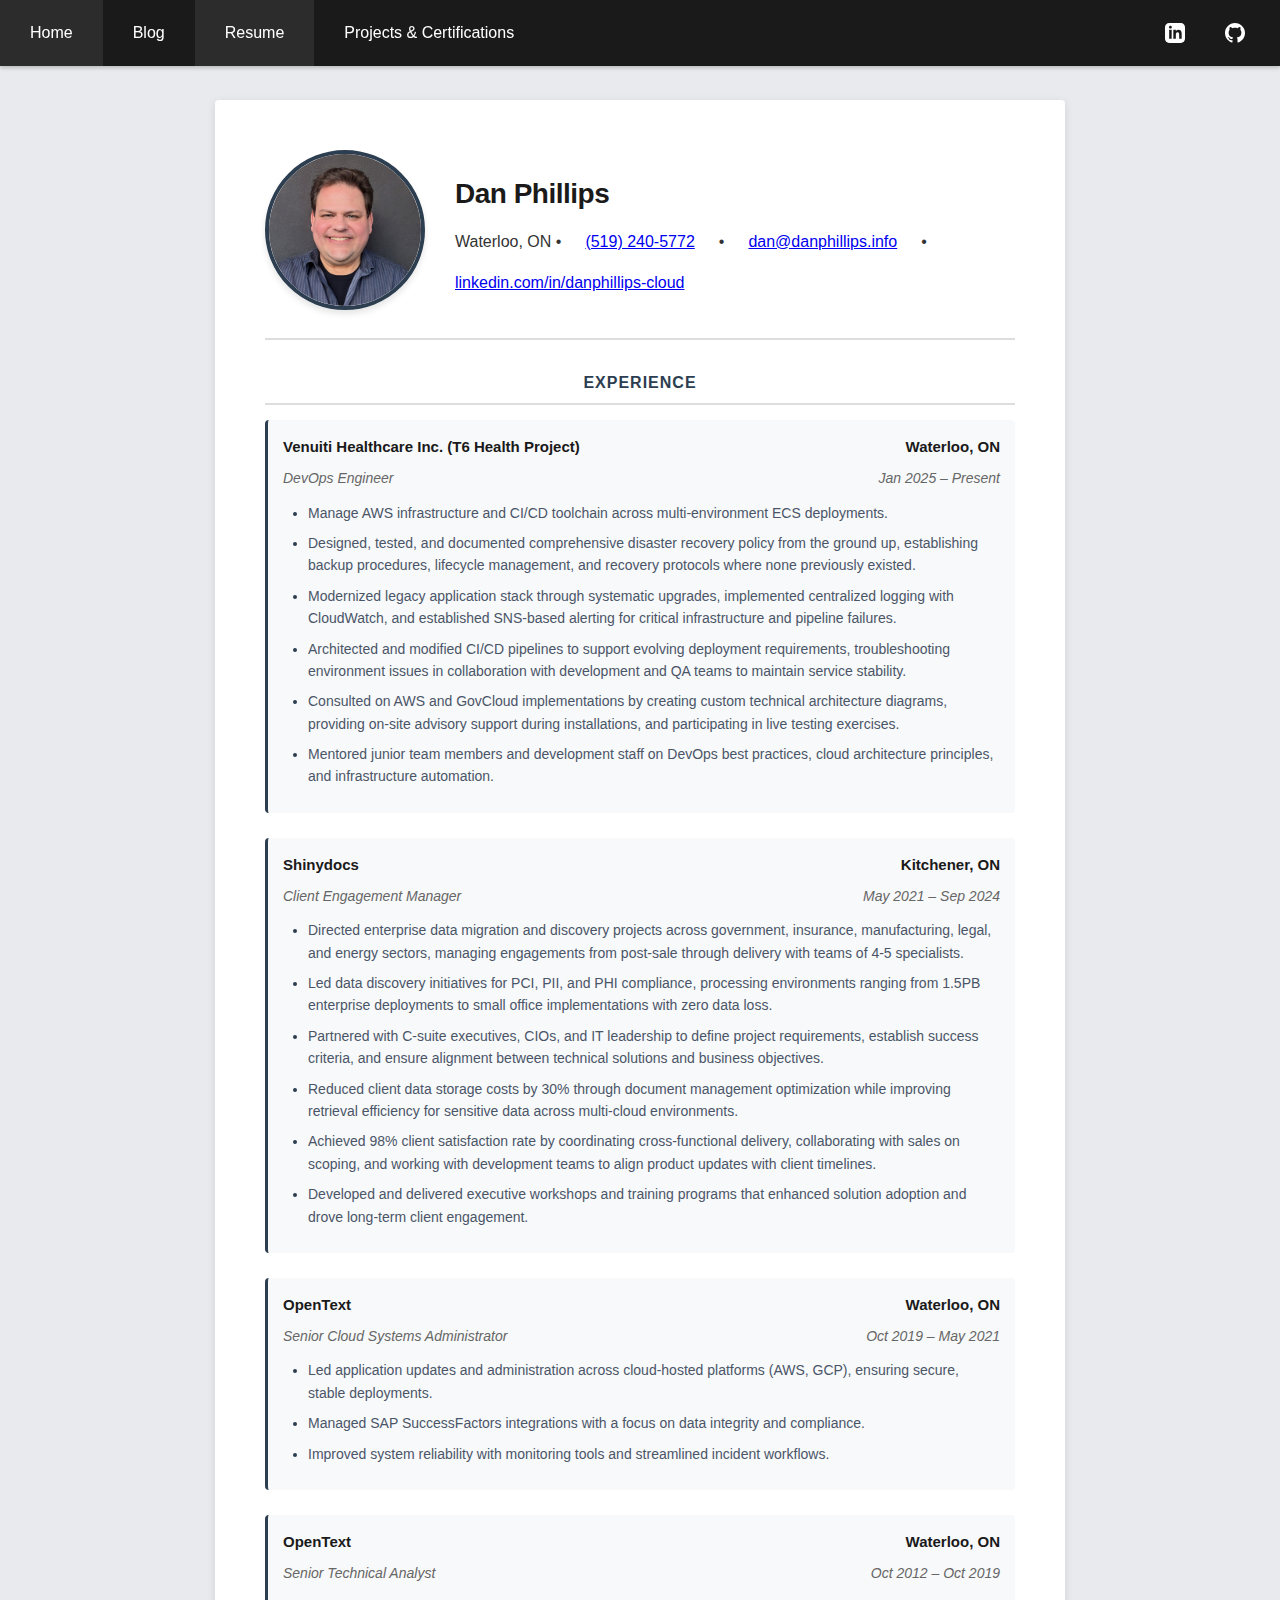
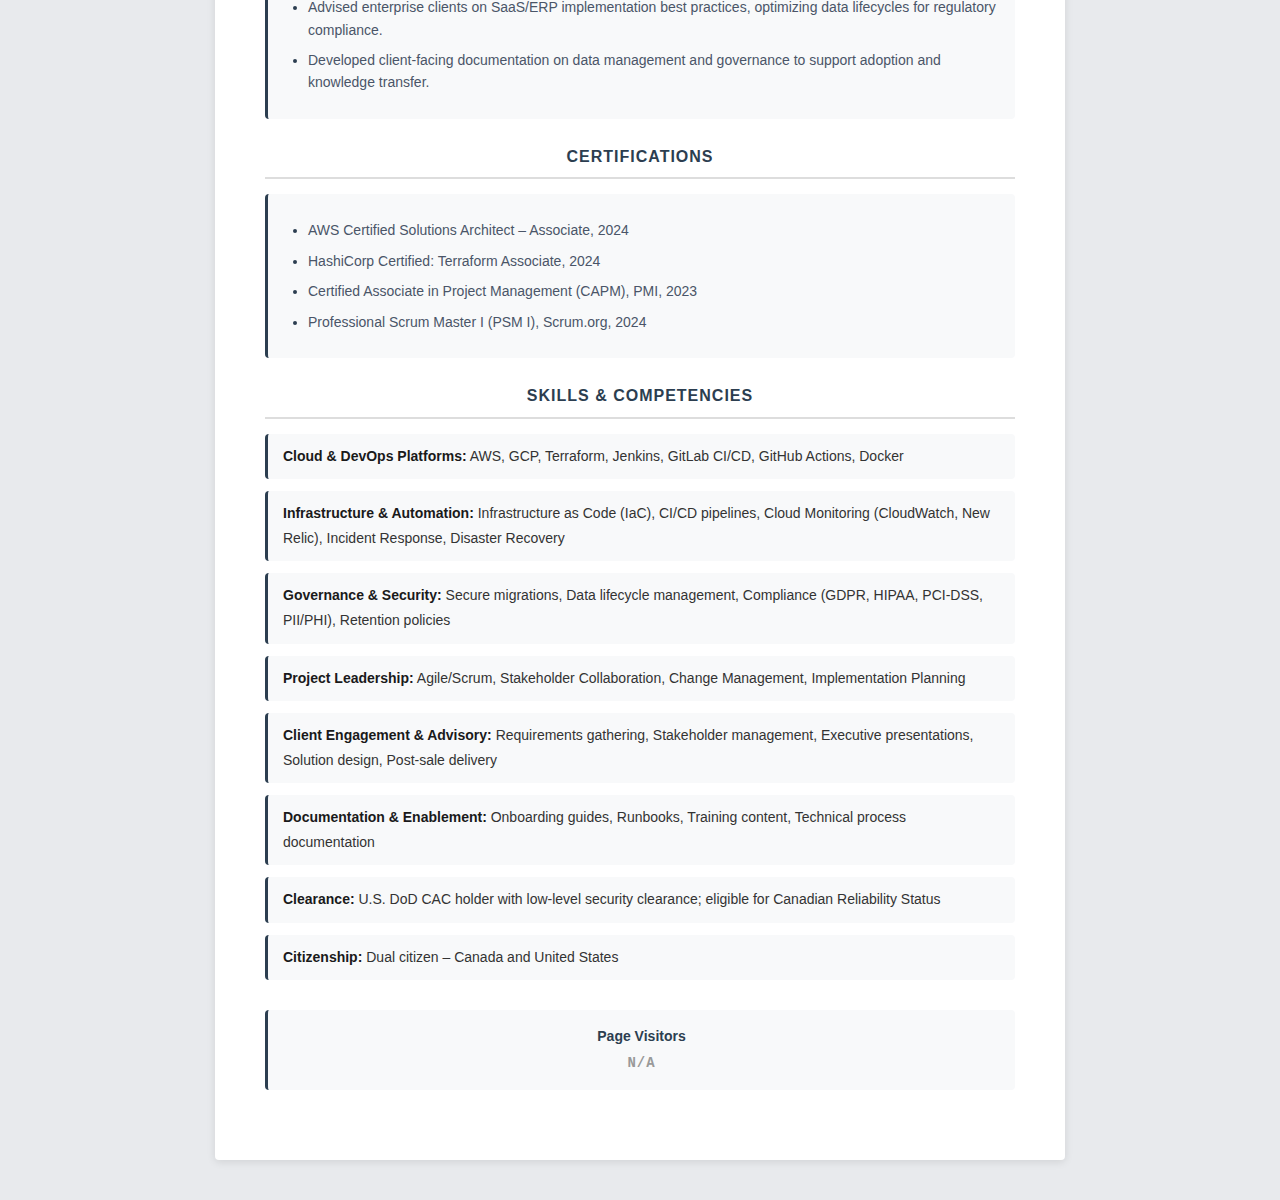
<file: frontend/public/index.html>
<!DOCTYPE html>
<html lang="en">
<head>
    <meta charset="UTF-8">
    <meta name="viewport" content="width=device-width, initial-scale=1.0">
    <title>Dan Phillips - Resume</title>
    <link rel="stylesheet" href="assets/styles.css">
</head>
<body>
    <nav class="nav-bar">
        <div class="nav-left">
            <a href="/">Home</a>
            <a href="/blog">Blog</a>
            <a href="/resume" class="active">Resume</a>
            <a href="/projects">Projects & Certifications</a>
        </div>
        <div class="nav-right">
            <a href="https://linkedin.com/in/danphillips-cloud" target="_blank" aria-label="LinkedIn">
                <svg width="20" height="20" viewBox="0 0 24 24" fill="currentColor">
                    <path d="M19 0h-14c-2.761 0-5 2.239-5 5v14c0 2.761 2.239 5 5 5h14c2.762 0 5-2.239 5-5v-14c0-2.761-2.238-5-5-5zm-11 19h-3v-11h3v11zm-1.5-12.268c-.966 0-1.75-.79-1.75-1.764s.784-1.764 1.75-1.764 1.75.79 1.75 1.764-.783 1.764-1.75 1.764zm13.5 12.268h-3v-5.604c0-3.368-4-3.113-4 0v5.604h-3v-11h3v1.765c1.396-2.586 7-2.777 7 2.476v6.759z"/>
                </svg>
            </a>
            <a href="https://github.com/danphillips-cloud" target="_blank" aria-label="GitHub">
                <svg width="20" height="20" viewBox="0 0 24 24" fill="currentColor">
                    <path d="M12 0c-6.626 0-12 5.373-12 12 0 5.302 3.438 9.8 8.207 11.387.599.111.793-.261.793-.577v-2.234c-3.338.726-4.033-1.416-4.033-1.416-.546-1.387-1.333-1.756-1.333-1.756-1.089-.745.083-.729.083-.729 1.205.084 1.839 1.237 1.839 1.237 1.07 1.834 2.807 1.304 3.492.997.107-.775.418-1.305.762-1.604-2.665-.305-5.467-1.334-5.467-5.931 0-1.311.469-2.381 1.236-3.221-.124-.303-.535-1.524.117-3.176 0 0 1.008-.322 3.301 1.23.957-.266 1.983-.399 3.003-.404 1.02.005 2.047.138 3.006.404 2.291-1.552 3.297-1.23 3.297-1.23.653 1.653.242 2.874.118 3.176.77.84 1.235 1.911 1.235 3.221 0 4.609-2.807 5.624-5.479 5.921.43.372.823 1.102.823 2.222v3.293c0 .319.192.694.801.576 4.765-1.589 8.199-6.086 8.199-11.386 0-6.627-5.373-12-12-12z"/>
                </svg>
            </a>
        </div>
    </nav>

    <div class="profile-header">
        <div class="profile-image-container">
            <img src="assets/images/Profile_2024.jpg" alt="Dan Phillips" class="profile-image">
</div>
        <div class="profile-info">
            <h1>Dan Phillips</h1>
            <div class="contact">Waterloo, ON • <a href="tel:15192405772">(519) 240-5772</a> • <a href="mailto:dan@danphillips.info">dan@danphillips.info</a> • <a href="https://www.linkedin.com/in/danphillips-cloud">linkedin.com/in/danphillips-cloud</a></div>
        </div>
    </div>

    <h2>Experience</h2>

    <div class="section">
        <div class="header">
            <span>Venuiti Healthcare Inc. (T6 Health Project)</span>
            <span>Waterloo, ON</span>
        </div>
        <div class="subheader">
            <span>DevOps Engineer</span>
            <span>Jan 2025 – Present</span>
        </div>
        <ul>
            <li>Manage AWS infrastructure and CI/CD toolchain across multi-environment ECS deployments.</li>
            <li>Designed, tested, and documented comprehensive disaster recovery policy from the ground up, establishing backup procedures, lifecycle management, and recovery protocols where none previously existed.</li>
            <li>Modernized legacy application stack through systematic upgrades, implemented centralized logging with CloudWatch, and established SNS-based alerting for critical infrastructure and pipeline failures.</li>
            <li>Architected and modified CI/CD pipelines to support evolving deployment requirements, troubleshooting environment issues in collaboration with development and QA teams to maintain service stability.</li>
            <li>Consulted on AWS and GovCloud implementations by creating custom technical architecture diagrams, providing on-site advisory support during installations, and participating in live testing exercises.</li>
            <li>Mentored junior team members and development staff on DevOps best practices, cloud architecture principles, and infrastructure automation.</li>
        </ul>
    </div>

    <div class="section">
        <div class="header">
            <span>Shinydocs</span>
            <span>Kitchener, ON</span>
        </div>
        <div class="subheader">
            <span>Client Engagement Manager</span>
            <span>May 2021 – Sep 2024</span>
        </div>
        <ul>
            <li>Directed enterprise data migration and discovery projects across government, insurance, manufacturing, legal, and energy sectors, managing engagements from post-sale through delivery with teams of 4-5 specialists.</li>
            <li>Led data discovery initiatives for PCI, PII, and PHI compliance, processing environments ranging from 1.5PB enterprise deployments to small office implementations with zero data loss.</li>
            <li>Partnered with C-suite executives, CIOs, and IT leadership to define project requirements, establish success criteria, and ensure alignment between technical solutions and business objectives.</li>
            <li>Reduced client data storage costs by 30% through document management optimization while improving retrieval efficiency for sensitive data across multi-cloud environments.</li>
            <li>Achieved 98% client satisfaction rate by coordinating cross-functional delivery, collaborating with sales on scoping, and working with development teams to align product updates with client timelines.</li>
            <li>Developed and delivered executive workshops and training programs that enhanced solution adoption and drove long-term client engagement.</li>
        </ul>
    </div>

    <div class="section">
        <div class="header">
            <span>OpenText</span>
            <span>Waterloo, ON</span>
        </div>
        <div class="subheader">
            <span>Senior Cloud Systems Administrator</span>
            <span>Oct 2019 – May 2021</span>
        </div>
        <ul>
            <li>Led application updates and administration across cloud-hosted platforms (AWS, GCP), ensuring secure, stable deployments.</li>
            <li>Managed SAP SuccessFactors integrations with a focus on data integrity and compliance.</li>
            <li>Improved system reliability with monitoring tools and streamlined incident workflows.</li>
        </ul>
    </div>

    <div class="section">
        <div class="header">
            <span>OpenText</span>
            <span>Waterloo, ON</span>
        </div>
        <div class="subheader">
            <span>Senior Technical Analyst</span>
            <span>Oct 2012 – Oct 2019</span>
        </div>
        <ul>
            <li>Advised enterprise clients on SaaS/ERP implementation best practices, optimizing data lifecycles for regulatory compliance.</li>
            <li>Developed client-facing documentation on data management and governance to support adoption and knowledge transfer.</li>
        </ul>
    </div>

    <h2>Certifications</h2>
    
    <div class="section">
       <ul>
            <li>AWS Certified Solutions Architect – Associate, 2024</li>
            <li>HashiCorp Certified: Terraform Associate, 2024</li>
            <li>Certified Associate in Project Management (CAPM), PMI, 2023</li>
            <li>Professional Scrum Master I (PSM I), Scrum.org, 2024</li>
        </ul>
    </div>

    <h2>Skills & Competencies</h2>

    <div class="skills"><strong>Cloud & DevOps Platforms:</strong> AWS, GCP, Terraform, Jenkins, GitLab CI/CD, GitHub Actions, Docker</div>
    <div class="skills"><strong>Infrastructure & Automation:</strong> Infrastructure as Code (IaC), CI/CD pipelines, Cloud Monitoring (CloudWatch, New Relic), Incident Response, Disaster Recovery</div>
    <div class="skills"><strong>Governance & Security:</strong> Secure migrations, Data lifecycle management, Compliance (GDPR, HIPAA, PCI-DSS, PII/PHI), Retention policies</div>
    <div class="skills"><strong>Project Leadership:</strong> Agile/Scrum, Stakeholder Collaboration, Change Management, Implementation Planning</div>
    <div class="skills"><strong>Client Engagement & Advisory:</strong> Requirements gathering, Stakeholder management, Executive presentations, Solution design, Post-sale delivery</div>
    <div class="skills"><strong>Documentation & Enablement:</strong> Onboarding guides, Runbooks, Training content, Technical process documentation</div>
    <div class="skills"><strong>Clearance:</strong> U.S. DoD CAC holder with low-level security clearance; eligible for Canadian Reliability Status</div>
    <div class="skills"><strong>Citizenship:</strong> Dual citizen – Canada and United States</div>

    <!-- Visitor Counter -->
    <div class="visitor-counter-container">
        <div class="visitor-counter-label">Page Visitors</div>
        <div id="visitor-count" class="visitor-count">Loading...</div>
    </div>

    <!-- Visitor Counter Script -->
    <script src="assets/visitor-counter.js"></script>
</body>
</html>
</file>
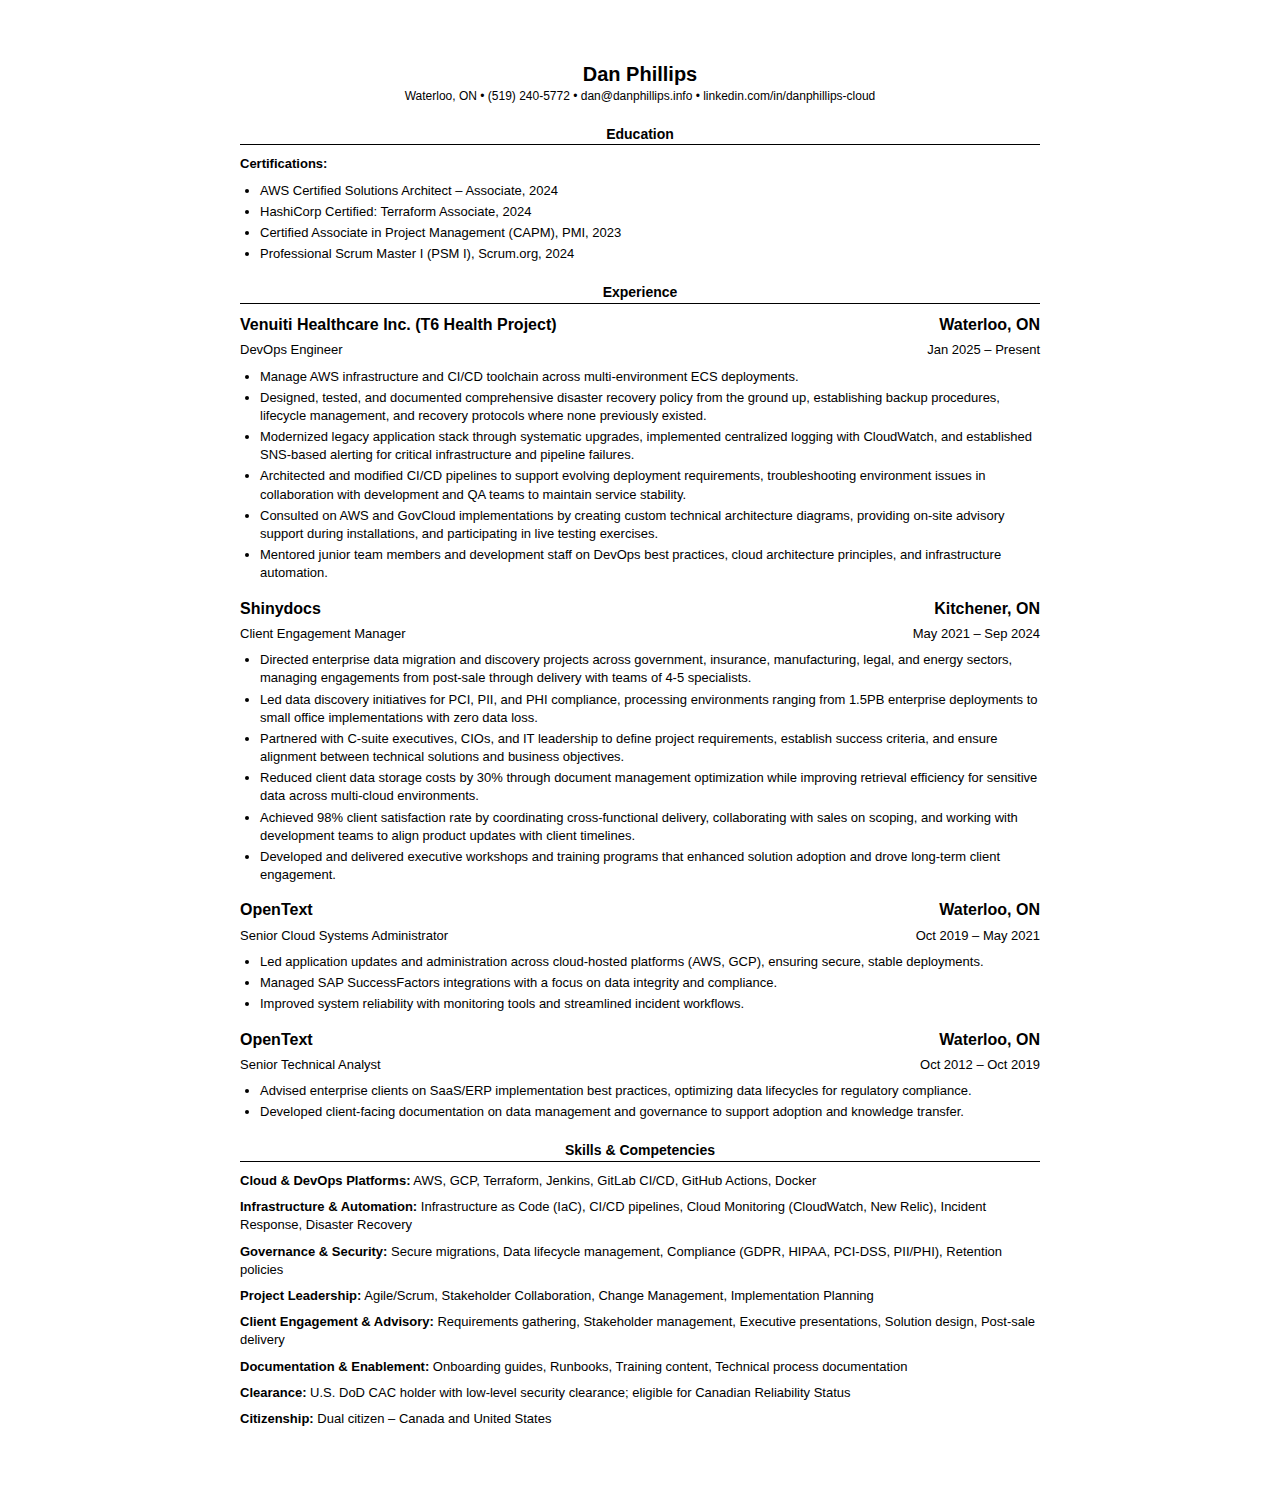
<file: frontend/docs/nov-23-2025-claude-resume-minimal.html>
<!DOCTYPE html>
<html lang="en">
<head>
    <meta charset="UTF-8">
    <meta name="viewport" content="width=device-width, initial-scale=1.0">
    <title>Dan Phillips - Resume</title>
    <style>
        body { font-family: Arial, sans-serif; max-width: 800px; margin: 40px auto; padding: 20px; line-height: 1.4; }
        h1 { text-align: center; font-size: 20px; margin: 0; }
        .contact { text-align: center; font-size: 12px; margin-bottom: 20px; }
        h2 { font-size: 14px; text-align: center; border-bottom: 1px solid black; margin: 20px 0 10px 0; }
        .section { margin-bottom: 15px; }
        .header { display: flex; justify-content: space-between; font-weight: bold; margin-bottom: 5px; }
        .subheader { display: flex; justify-content: space-between; font-size: 13px; margin-bottom: 8px; }
        ul { margin: 5px 0; padding-left: 20px; }
        li { margin-bottom: 3px; font-size: 13px; }
        .skills { font-size: 13px; margin-bottom: 8px; }
    </style>
</head>
<body>
    <h1>Dan Phillips</h1>
    <div class="contact">Waterloo, ON • (519) 240-5772 • dan@danphillips.info • linkedin.com/in/danphillips-cloud</div>

    <h2>Education</h2>
    
    <div class="section">
        <div class="skills"><strong>Certifications:</strong></div>
        <ul>
            <li>AWS Certified Solutions Architect – Associate, 2024</li>
            <li>HashiCorp Certified: Terraform Associate, 2024</li>
            <li>Certified Associate in Project Management (CAPM), PMI, 2023</li>
            <li>Professional Scrum Master I (PSM I), Scrum.org, 2024</li>
        </ul>
    </div>

    <h2>Experience</h2>

    <div class="section">
        <div class="header">
            <span>Venuiti Healthcare Inc. (T6 Health Project)</span>
            <span>Waterloo, ON</span>
        </div>
        <div class="subheader">
            <span>DevOps Engineer</span>
            <span>Jan 2025 – Present</span>
        </div>
        <ul>
            <li>Manage AWS infrastructure and CI/CD toolchain across multi-environment ECS deployments.</li>
            <li>Designed, tested, and documented comprehensive disaster recovery policy from the ground up, establishing backup procedures, lifecycle management, and recovery protocols where none previously existed.</li>
            <li>Modernized legacy application stack through systematic upgrades, implemented centralized logging with CloudWatch, and established SNS-based alerting for critical infrastructure and pipeline failures.</li>
            <li>Architected and modified CI/CD pipelines to support evolving deployment requirements, troubleshooting environment issues in collaboration with development and QA teams to maintain service stability.</li>
            <li>Consulted on AWS and GovCloud implementations by creating custom technical architecture diagrams, providing on-site advisory support during installations, and participating in live testing exercises.</li>
            <li>Mentored junior team members and development staff on DevOps best practices, cloud architecture principles, and infrastructure automation.</li>
        </ul>
    </div>

    <div class="section">
        <div class="header">
            <span>Shinydocs</span>
            <span>Kitchener, ON</span>
        </div>
        <div class="subheader">
            <span>Client Engagement Manager</span>
            <span>May 2021 – Sep 2024</span>
        </div>
        <ul>
            <li>Directed enterprise data migration and discovery projects across government, insurance, manufacturing, legal, and energy sectors, managing engagements from post-sale through delivery with teams of 4-5 specialists.</li>
            <li>Led data discovery initiatives for PCI, PII, and PHI compliance, processing environments ranging from 1.5PB enterprise deployments to small office implementations with zero data loss.</li>
            <li>Partnered with C-suite executives, CIOs, and IT leadership to define project requirements, establish success criteria, and ensure alignment between technical solutions and business objectives.</li>
            <li>Reduced client data storage costs by 30% through document management optimization while improving retrieval efficiency for sensitive data across multi-cloud environments.</li>
            <li>Achieved 98% client satisfaction rate by coordinating cross-functional delivery, collaborating with sales on scoping, and working with development teams to align product updates with client timelines.</li>
            <li>Developed and delivered executive workshops and training programs that enhanced solution adoption and drove long-term client engagement.</li>
        </ul>
    </div>

    <div class="section">
        <div class="header">
            <span>OpenText</span>
            <span>Waterloo, ON</span>
        </div>
        <div class="subheader">
            <span>Senior Cloud Systems Administrator</span>
            <span>Oct 2019 – May 2021</span>
        </div>
        <ul>
            <li>Led application updates and administration across cloud-hosted platforms (AWS, GCP), ensuring secure, stable deployments.</li>
            <li>Managed SAP SuccessFactors integrations with a focus on data integrity and compliance.</li>
            <li>Improved system reliability with monitoring tools and streamlined incident workflows.</li>
        </ul>
    </div>

    <div class="section">
        <div class="header">
            <span>OpenText</span>
            <span>Waterloo, ON</span>
        </div>
        <div class="subheader">
            <span>Senior Technical Analyst</span>
            <span>Oct 2012 – Oct 2019</span>
        </div>
        <ul>
            <li>Advised enterprise clients on SaaS/ERP implementation best practices, optimizing data lifecycles for regulatory compliance.</li>
            <li>Developed client-facing documentation on data management and governance to support adoption and knowledge transfer.</li>
        </ul>
    </div>

    <h2>Skills & Competencies</h2>

    <div class="skills"><strong>Cloud & DevOps Platforms:</strong> AWS, GCP, Terraform, Jenkins, GitLab CI/CD, GitHub Actions, Docker</div>
    <div class="skills"><strong>Infrastructure & Automation:</strong> Infrastructure as Code (IaC), CI/CD pipelines, Cloud Monitoring (CloudWatch, New Relic), Incident Response, Disaster Recovery</div>
    <div class="skills"><strong>Governance & Security:</strong> Secure migrations, Data lifecycle management, Compliance (GDPR, HIPAA, PCI-DSS, PII/PHI), Retention policies</div>
    <div class="skills"><strong>Project Leadership:</strong> Agile/Scrum, Stakeholder Collaboration, Change Management, Implementation Planning</div>
    <div class="skills"><strong>Client Engagement & Advisory:</strong> Requirements gathering, Stakeholder management, Executive presentations, Solution design, Post-sale delivery</div>
    <div class="skills"><strong>Documentation & Enablement:</strong> Onboarding guides, Runbooks, Training content, Technical process documentation</div>
    <div class="skills"><strong>Clearance:</strong> U.S. DoD CAC holder with low-level security clearance; eligible for Canadian Reliability Status</div>
    <div class="skills"><strong>Citizenship:</strong> Dual citizen – Canada and United States</div>

</body>
</html>
</file>
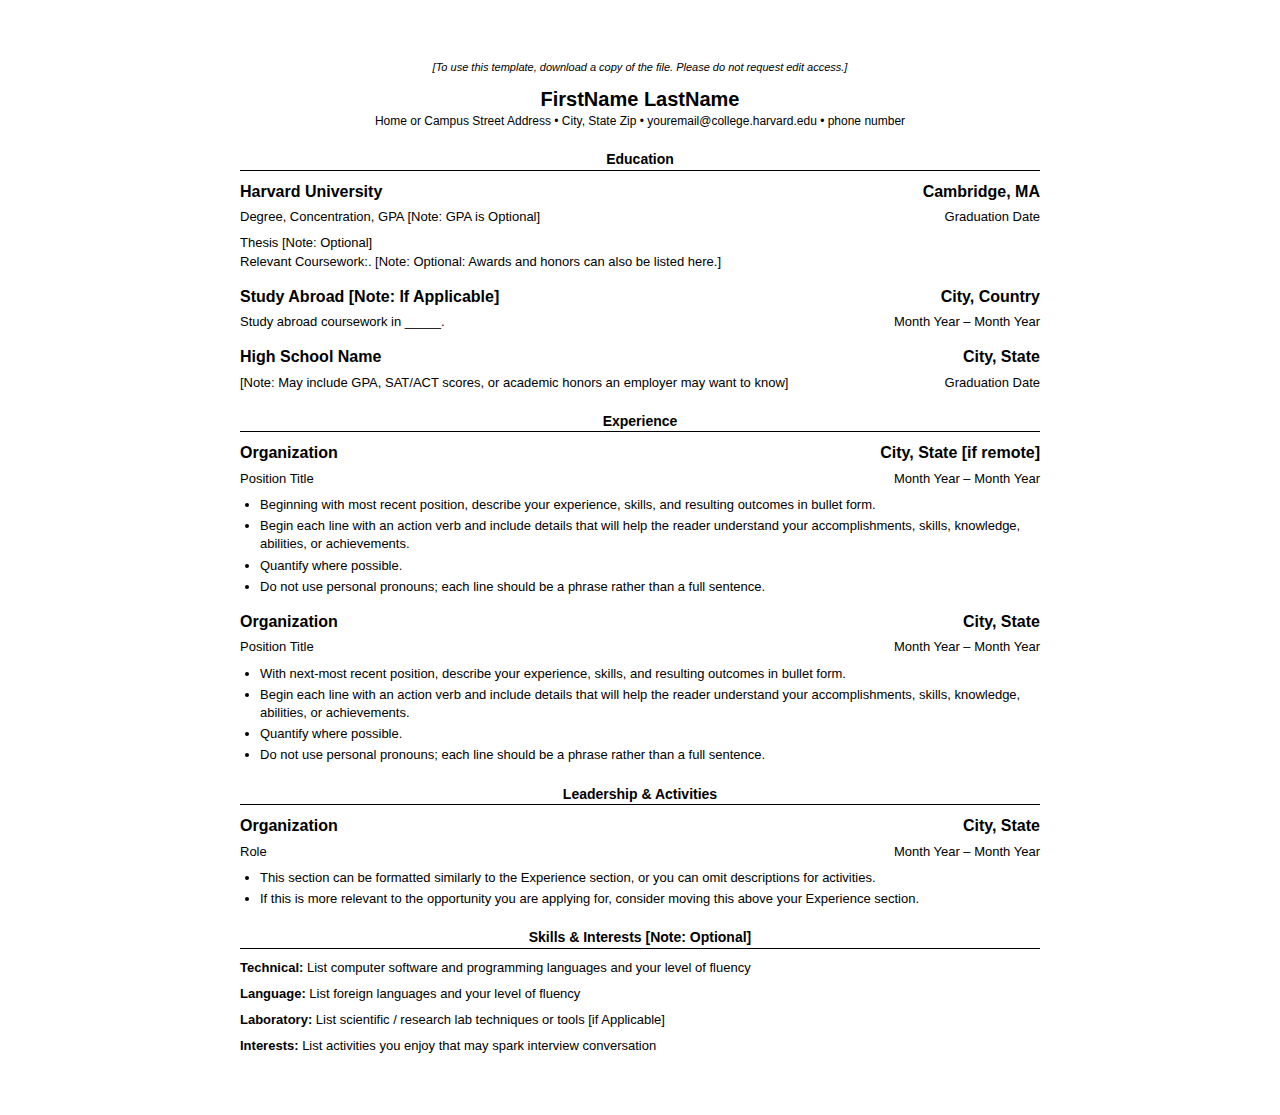
<file: frontend/docs/nov-23-2025-resume-minimal.html>
<!DOCTYPE html>
<html lang="en">
<head>
    <meta charset="UTF-8">
    <meta name="viewport" content="width=device-width, initial-scale=1.0">
    <title>Resume</title>
    <style>
        body { font-family: Arial, sans-serif; max-width: 800px; margin: 40px auto; padding: 20px; line-height: 1.4; }
        h1 { text-align: center; font-size: 20px; margin: 0; }
        .contact { text-align: center; font-size: 12px; margin-bottom: 20px; }
        h2 { font-size: 14px; text-align: center; border-bottom: 1px solid black; margin: 20px 0 10px 0; }
        .section { margin-bottom: 15px; }
        .header { display: flex; justify-content: space-between; font-weight: bold; margin-bottom: 5px; }
        .subheader { display: flex; justify-content: space-between; font-size: 13px; margin-bottom: 8px; }
        ul { margin: 5px 0; padding-left: 20px; }
        li { margin-bottom: 3px; font-size: 13px; }
        .note { text-align: center; font-style: italic; font-size: 11px; margin-bottom: 10px; }
    </style>
</head>
<body>
    <div class="note">[To use this template, download a copy of the file. Please do not request edit access.]</div>
    
    <h1>FirstName LastName</h1>
    <div class="contact">Home or Campus Street Address • City, State Zip • youremail@college.harvard.edu • phone number</div>

    <h2>Education</h2>
    
    <div class="section">
        <div class="header">
            <span>Harvard University</span>
            <span>Cambridge, MA</span>
        </div>
        <div class="subheader">
            <span>Degree, Concentration, GPA [Note: GPA is Optional]</span>
            <span>Graduation Date</span>
        </div>
        <div style="font-size: 13px;">Thesis [Note: Optional]</div>
        <div style="font-size: 13px;">Relevant Coursework:. [Note: Optional: Awards and honors can also be listed here.]</div>
    </div>

    <div class="section">
        <div class="header">
            <span>Study Abroad [Note: If Applicable]</span>
            <span>City, Country</span>
        </div>
        <div class="subheader">
            <span>Study abroad coursework in _____.</span>
            <span>Month Year – Month Year</span>
        </div>
    </div>

    <div class="section">
        <div class="header">
            <span>High School Name</span>
            <span>City, State</span>
        </div>
        <div class="subheader">
            <span>[Note: May include GPA, SAT/ACT scores, or academic honors an employer may want to know]</span>
            <span>Graduation Date</span>
        </div>
    </div>

    <h2>Experience</h2>

    <div class="section">
        <div class="header">
            <span>Organization</span>
            <span>City, State [if remote]</span>
        </div>
        <div class="subheader">
            <span>Position Title</span>
            <span>Month Year – Month Year</span>
        </div>
        <ul>
            <li>Beginning with most recent position, describe your experience, skills, and resulting outcomes in bullet form.</li>
            <li>Begin each line with an action verb and include details that will help the reader understand your accomplishments, skills, knowledge, abilities, or achievements.</li>
            <li>Quantify where possible.</li>
            <li>Do not use personal pronouns; each line should be a phrase rather than a full sentence.</li>
        </ul>
    </div>

    <div class="section">
        <div class="header">
            <span>Organization</span>
            <span>City, State</span>
        </div>
        <div class="subheader">
            <span>Position Title</span>
            <span>Month Year – Month Year</span>
        </div>
        <ul>
            <li>With next-most recent position, describe your experience, skills, and resulting outcomes in bullet form.</li>
            <li>Begin each line with an action verb and include details that will help the reader understand your accomplishments, skills, knowledge, abilities, or achievements.</li>
            <li>Quantify where possible.</li>
            <li>Do not use personal pronouns; each line should be a phrase rather than a full sentence.</li>
        </ul>
    </div>

    <h2>Leadership & Activities</h2>

    <div class="section">
        <div class="header">
            <span>Organization</span>
            <span>City, State</span>
        </div>
        <div class="subheader">
            <span>Role</span>
            <span>Month Year – Month Year</span>
        </div>
        <ul>
            <li>This section can be formatted similarly to the Experience section, or you can omit descriptions for activities.</li>
            <li>If this is more relevant to the opportunity you are applying for, consider moving this above your Experience section.</li>
        </ul>
    </div>

    <h2>Skills & Interests [Note: Optional]</h2>

    <div style="font-size: 13px; margin-bottom: 8px;"><strong>Technical:</strong> List computer software and programming languages and your level of fluency</div>
    <div style="font-size: 13px; margin-bottom: 8px;"><strong>Language:</strong> List foreign languages and your level of fluency</div>
    <div style="font-size: 13px; margin-bottom: 8px;"><strong>Laboratory:</strong> List scientific / research lab techniques or tools [if Applicable]</div>
    <div style="font-size: 13px;"><strong>Interests:</strong> List activities you enjoy that may spark interview conversation</div>

</body>
</html>
</file>
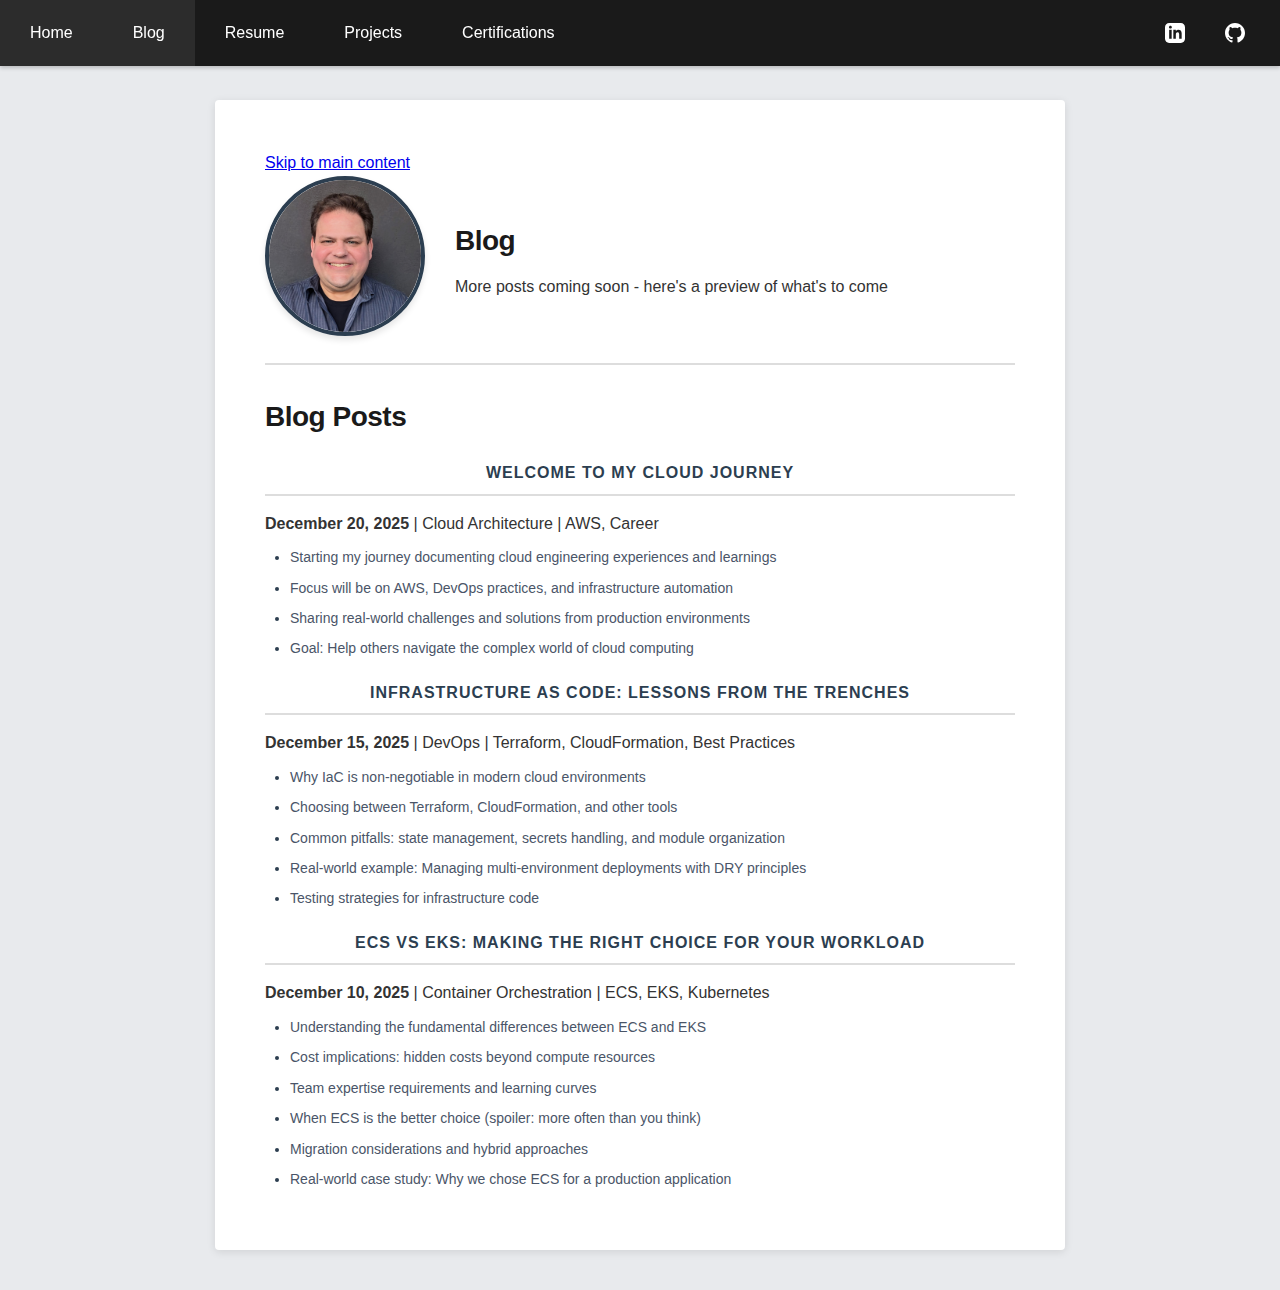
<file: frontend/public/blog.html>
<!DOCTYPE html>
<html lang="en">
<head>
    <meta charset="UTF-8">
    <meta name="viewport" content="width=device-width, initial-scale=1.0">
    <title>Dan Phillips - Blog</title>
    <link rel="stylesheet" href="assets/styles.css">
</head>
<body>
    <a href="#main-content" class="skip-link">Skip to main content</a>
    <nav class="nav-bar">
        <div class="nav-left">
            <a href="index.html">Home</a>
            <a href="blog.html" class="active">Blog</a>
            <a href="resume.html">Resume</a>
            <a href="projects.html">Projects</a>
            <a href="certifications.html">Certifications</a>
        </div>
        <div class="nav-right">
            <a href="https://linkedin.com/in/danphillips-cloud" target="_blank" aria-label="LinkedIn">
                <svg width="20" height="20" viewBox="0 0 24 24" fill="currentColor">
                    <path d="M19 0h-14c-2.761 0-5 2.239-5 5v14c0 2.761 2.239 5 5 5h14c2.762 0 5-2.239 5-5v-14c0-2.761-2.238-5-5-5zm-11 19h-3v-11h3v11zm-1.5-12.268c-.966 0-1.75-.79-1.75-1.764s.784-1.764 1.75-1.764 1.75.79 1.75 1.764-.783 1.764-1.75 1.764zm13.5 12.268h-3v-5.604c0-3.368-4-3.113-4 0v5.604h-3v-11h3v1.765c1.396-2.586 7-2.777 7 2.476v6.759z"/>
                </svg>
            </a>
            <a href="https://github.com/danphillips-cloud" target="_blank" aria-label="GitHub">
                <svg width="20" height="20" viewBox="0 0 24 24" fill="currentColor">
                    <path d="M12 0c-6.626 0-12 5.373-12 12 0 5.302 3.438 9.8 8.207 11.387.599.111.793-.261.793-.577v-2.234c-3.338.726-4.033-1.416-4.033-1.416-.546-1.387-1.333-1.756-1.333-1.756-1.089-.745.083-.729.083-.729 1.205.084 1.839 1.237 1.839 1.237 1.07 1.834 2.807 1.304 3.492.997.107-.775.418-1.305.762-1.604-2.665-.305-5.467-1.334-5.467-5.931 0-1.311.469-2.381 1.236-3.221-.124-.303-.535-1.524.117-3.176 0 0 1.008-.322 3.301 1.23.957-.266 1.983-.399 3.003-.404 1.02.005 2.047.138 3.006.404 2.291-1.552 3.297-1.23 3.297-1.23.653 1.653.242 2.874.118 3.176.77.84 1.235 1.911 1.235 3.221 0 4.609-2.807 5.624-5.479 5.921.43.372.823 1.102.823 2.222v3.293c0 .319.192.694.801.576 4.765-1.589 8.199-6.086 8.199-11.386 0-6.627-5.373-12-12-12z"/>
                </svg>
            </a>
        </div>
    </nav>

    <div id="main-content" class="profile-header">
        <div class="profile-image-container">
            <img src="assets/images/Profile_2024.jpg" alt="Professional headshot of Dan Phillips" class="profile-image">
        </div>
        <div class="profile-info">
            <h1>Blog</h1>
            <p class="page-subtitle">More posts coming soon - here's a preview of what's to come</p>
        </div>
    </div>

    <div class="markdown-content">
        <h1>Blog Posts</h1>
<h2>Welcome to My Cloud Journey</h2>
<p><strong>December 20, 2025</strong> | Cloud Architecture | AWS, Career</p>
<ul>
<li>Starting my journey documenting cloud engineering experiences and learnings</li>
<li>Focus will be on AWS, DevOps practices, and infrastructure automation</li>
<li>Sharing real-world challenges and solutions from production environments</li>
<li>Goal: Help others navigate the complex world of cloud computing</li>
</ul>
<h2>Infrastructure as Code: Lessons from the Trenches</h2>
<p><strong>December 15, 2025</strong> | DevOps | Terraform, CloudFormation, Best Practices</p>
<ul>
<li>Why IaC is non-negotiable in modern cloud environments</li>
<li>Choosing between Terraform, CloudFormation, and other tools</li>
<li>Common pitfalls: state management, secrets handling, and module organization</li>
<li>Real-world example: Managing multi-environment deployments with DRY principles</li>
<li>Testing strategies for infrastructure code</li>
</ul>
<h2>ECS vs EKS: Making the Right Choice for Your Workload</h2>
<p><strong>December 10, 2025</strong> | Container Orchestration | ECS, EKS, Kubernetes</p>
<ul>
<li>Understanding the fundamental differences between ECS and EKS</li>
<li>Cost implications: hidden costs beyond compute resources</li>
<li>Team expertise requirements and learning curves</li>
<li>When ECS is the better choice (spoiler: more often than you think)</li>
<li>Migration considerations and hybrid approaches</li>
<li>Real-world case study: Why we chose ECS for a production application</li>
</ul>
    </div>

</body>
</html>
</file>
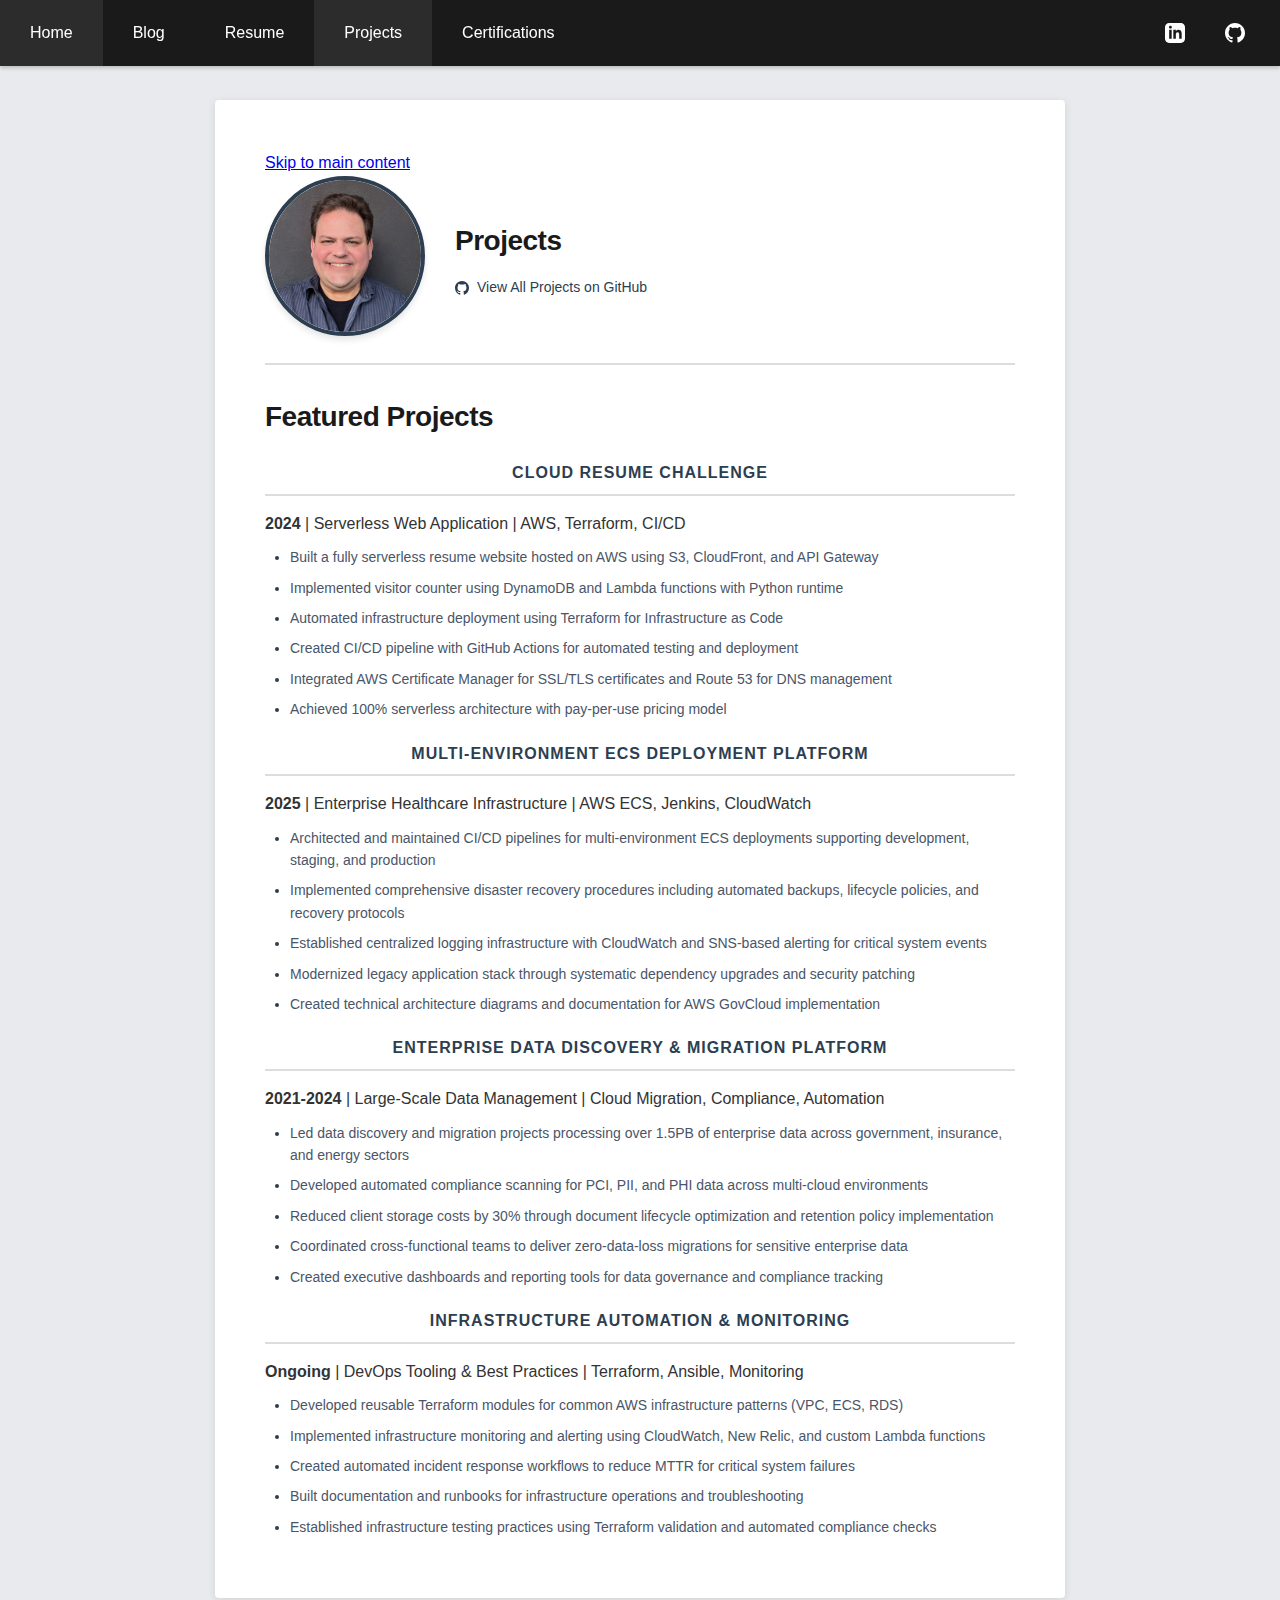
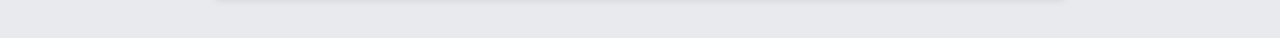
<file: frontend/public/projects.html>
<!DOCTYPE html>
<html lang="en">
<head>
    <meta charset="UTF-8">
    <meta name="viewport" content="width=device-width, initial-scale=1.0">
    <title>Dan Phillips - Projects</title>
    <link rel="stylesheet" href="assets/styles.css">
</head>
<body>
    <a href="#main-content" class="skip-link">Skip to main content</a>
    <nav class="nav-bar">
        <div class="nav-left">
            <a href="index.html">Home</a>
            <a href="blog.html">Blog</a>
            <a href="resume.html">Resume</a>
            <a href="projects.html" class="active">Projects</a>
            <a href="certifications.html">Certifications</a>
        </div>
        <div class="nav-right">
            <a href="https://linkedin.com/in/danphillips-cloud" target="_blank" aria-label="LinkedIn">
                <svg width="20" height="20" viewBox="0 0 24 24" fill="currentColor">
                    <path d="M19 0h-14c-2.761 0-5 2.239-5 5v14c0 2.761 2.239 5 5 5h14c2.762 0 5-2.239 5-5v-14c0-2.761-2.238-5-5-5zm-11 19h-3v-11h3v11zm-1.5-12.268c-.966 0-1.75-.79-1.75-1.764s.784-1.764 1.75-1.764 1.75.79 1.75 1.764-.783 1.764-1.75 1.764zm13.5 12.268h-3v-5.604c0-3.368-4-3.113-4 0v5.604h-3v-11h3v1.765c1.396-2.586 7-2.777 7 2.476v6.759z"/>
                </svg>
            </a>
            <a href="https://github.com/danphillips-cloud" target="_blank" aria-label="GitHub">
                <svg width="20" height="20" viewBox="0 0 24 24" fill="currentColor">
                    <path d="M12 0c-6.626 0-12 5.373-12 12 0 5.302 3.438 9.8 8.207 11.387.599.111.793-.261.793-.577v-2.234c-3.338.726-4.033-1.416-4.033-1.416-.546-1.387-1.333-1.756-1.333-1.756-1.089-.745.083-.729.083-.729 1.205.084 1.839 1.237 1.839 1.237 1.07 1.834 2.807 1.304 3.492.997.107-.775.418-1.305.762-1.604-2.665-.305-5.467-1.334-5.467-5.931 0-1.311.469-2.381 1.236-3.221-.124-.303-.535-1.524.117-3.176 0 0 1.008-.322 3.301 1.23.957-.266 1.983-.399 3.003-.404 1.02.005 2.047.138 3.006.404 2.291-1.552 3.297-1.23 3.297-1.23.653 1.653.242 2.874.118 3.176.77.84 1.235 1.911 1.235 3.221 0 4.609-2.807 5.624-5.479 5.921.43.372.823 1.102.823 2.222v3.293c0 .319.192.694.801.576 4.765-1.589 8.199-6.086 8.199-11.386 0-6.627-5.373-12-12-12z"/>
                </svg>
            </a>
        </div>
    </nav>

    <div id="main-content" class="profile-header">
        <div class="profile-image-container">
            <img src="assets/images/Profile_2024.jpg" alt="Professional headshot of Dan Phillips" class="profile-image">
        </div>
        <div class="profile-info">
            <h1>Projects</h1>
            <div class="contact">
                <div class="contact-item">
                    <svg width="14" height="14" viewBox="0 0 24 24" fill="currentColor">
                        <path d="M12 0c-6.626 0-12 5.373-12 12 0 5.302 3.438 9.8 8.207 11.387.599.111.793-.261.793-.577v-2.234c-3.338.726-4.033-1.416-4.033-1.416-.546-1.387-1.333-1.756-1.333-1.756-1.089-.745.083-.729.083-.729 1.205.084 1.839 1.237 1.839 1.237 1.07 1.834 2.807 1.304 3.492.997.107-.775.418-1.305.762-1.604-2.665-.305-5.467-1.334-5.467-5.931 0-1.311.469-2.381 1.236-3.221-.124-.303-.535-1.524.117-3.176 0 0 1.008-.322 3.301 1.23.957-.266 1.983-.399 3.003-.404 1.02.005 2.047.138 3.006.404 2.291-1.552 3.297-1.23 3.297-1.23.653 1.653.242 2.874.118 3.176.77.84 1.235 1.911 1.235 3.221 0 4.609-2.807 5.624-5.479 5.921.43.372.823 1.102.823 2.222v3.293c0 .319.192.694.801.576 4.765-1.589 8.199-6.086 8.199-11.386 0-6.627-5.373-12-12-12z"/>
                    </svg>
                    <a href="https://github.com/danphillips-cloud" target="_blank" rel="noopener noreferrer">View All Projects on GitHub</a>
                </div>
            </div>
        </div>
    </div>

    <div class="markdown-content">
        <h1>Featured Projects</h1>
<h2>Cloud Resume Challenge</h2>
<p><strong>2024</strong> | Serverless Web Application | AWS, Terraform, CI/CD</p>
<ul>
<li>Built a fully serverless resume website hosted on AWS using S3, CloudFront, and API Gateway</li>
<li>Implemented visitor counter using DynamoDB and Lambda functions with Python runtime</li>
<li>Automated infrastructure deployment using Terraform for Infrastructure as Code</li>
<li>Created CI/CD pipeline with GitHub Actions for automated testing and deployment</li>
<li>Integrated AWS Certificate Manager for SSL/TLS certificates and Route 53 for DNS management</li>
<li>Achieved 100% serverless architecture with pay-per-use pricing model</li>
</ul>
<h2>Multi-Environment ECS Deployment Platform</h2>
<p><strong>2025</strong> | Enterprise Healthcare Infrastructure | AWS ECS, Jenkins, CloudWatch</p>
<ul>
<li>Architected and maintained CI/CD pipelines for multi-environment ECS deployments supporting development, staging, and production</li>
<li>Implemented comprehensive disaster recovery procedures including automated backups, lifecycle policies, and recovery protocols</li>
<li>Established centralized logging infrastructure with CloudWatch and SNS-based alerting for critical system events</li>
<li>Modernized legacy application stack through systematic dependency upgrades and security patching</li>
<li>Created technical architecture diagrams and documentation for AWS GovCloud implementation</li>
</ul>
<h2>Enterprise Data Discovery &amp; Migration Platform</h2>
<p><strong>2021-2024</strong> | Large-Scale Data Management | Cloud Migration, Compliance, Automation</p>
<ul>
<li>Led data discovery and migration projects processing over 1.5PB of enterprise data across government, insurance, and energy sectors</li>
<li>Developed automated compliance scanning for PCI, PII, and PHI data across multi-cloud environments</li>
<li>Reduced client storage costs by 30% through document lifecycle optimization and retention policy implementation</li>
<li>Coordinated cross-functional teams to deliver zero-data-loss migrations for sensitive enterprise data</li>
<li>Created executive dashboards and reporting tools for data governance and compliance tracking</li>
</ul>
<h2>Infrastructure Automation &amp; Monitoring</h2>
<p><strong>Ongoing</strong> | DevOps Tooling &amp; Best Practices | Terraform, Ansible, Monitoring</p>
<ul>
<li>Developed reusable Terraform modules for common AWS infrastructure patterns (VPC, ECS, RDS)</li>
<li>Implemented infrastructure monitoring and alerting using CloudWatch, New Relic, and custom Lambda functions</li>
<li>Created automated incident response workflows to reduce MTTR for critical system failures</li>
<li>Built documentation and runbooks for infrastructure operations and troubleshooting</li>
<li>Established infrastructure testing practices using Terraform validation and automated compliance checks</li>
</ul>
    </div>

</body>
</html>
</file>
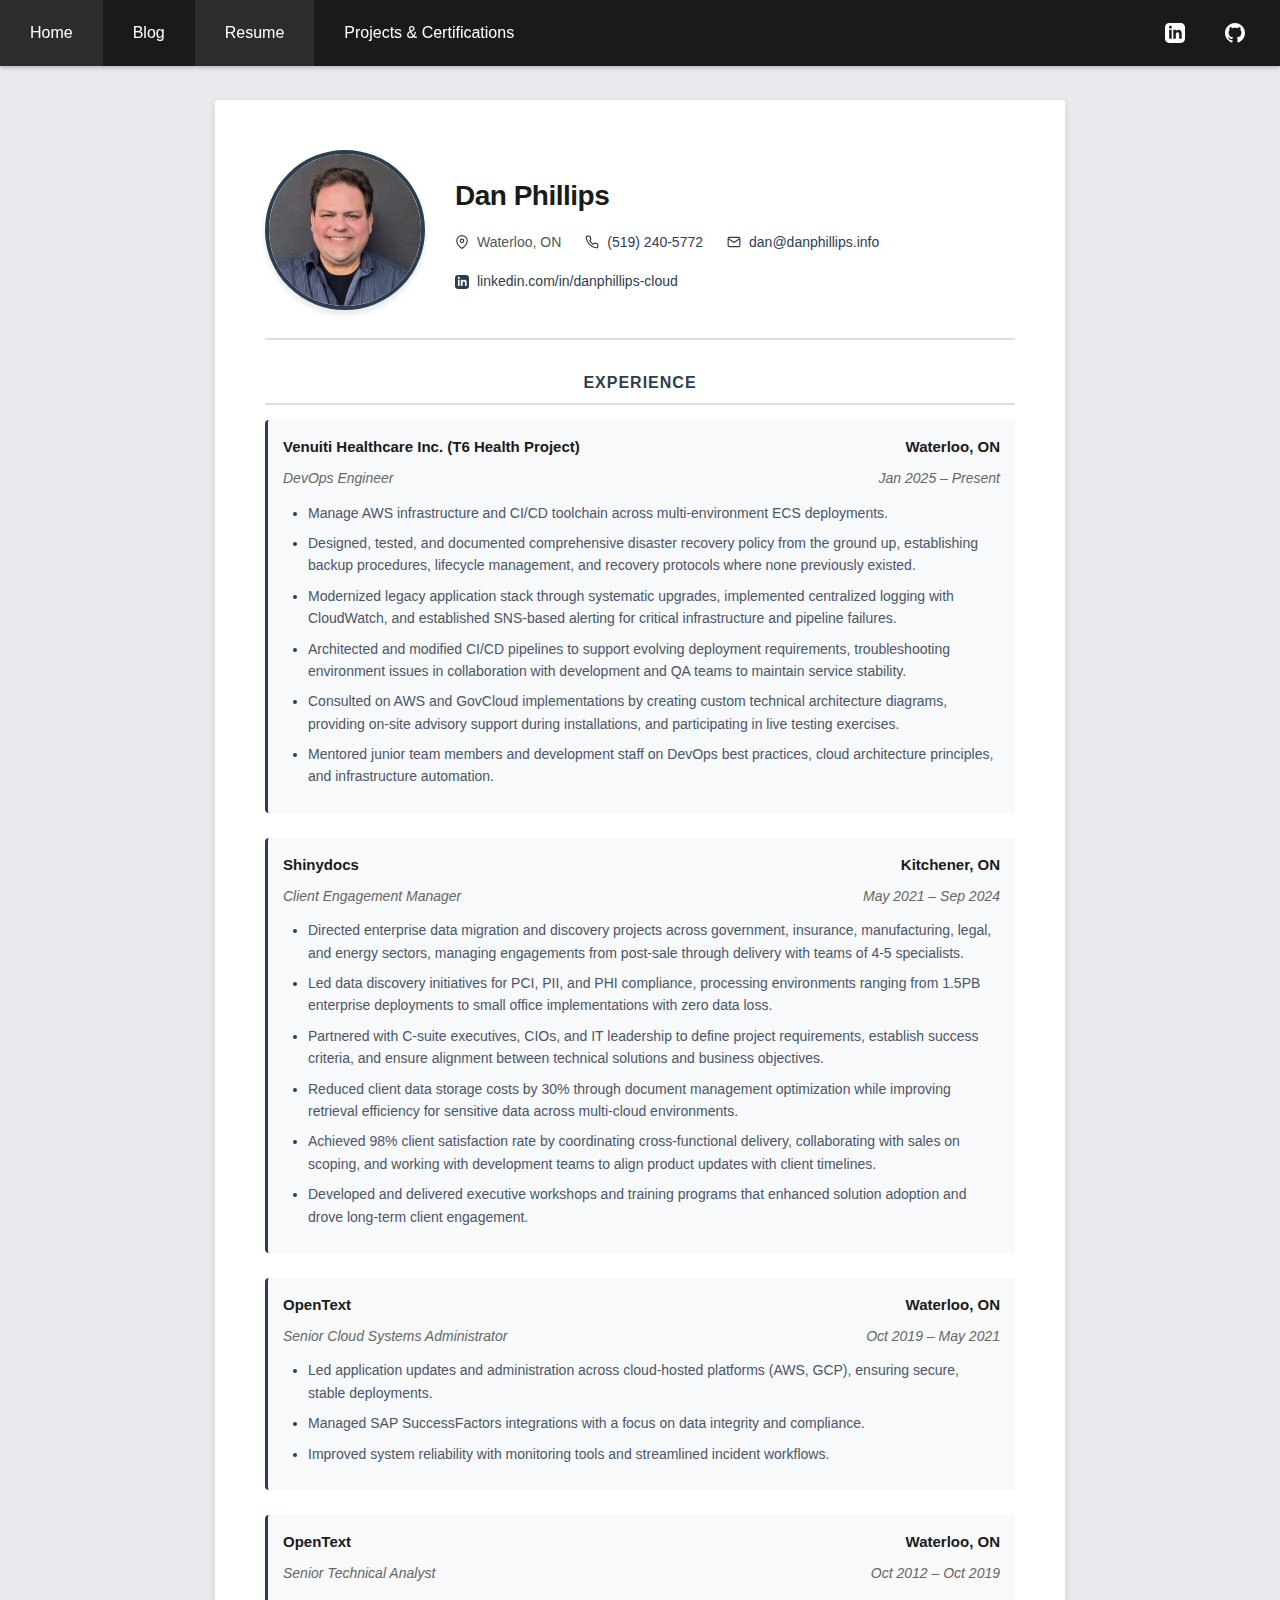
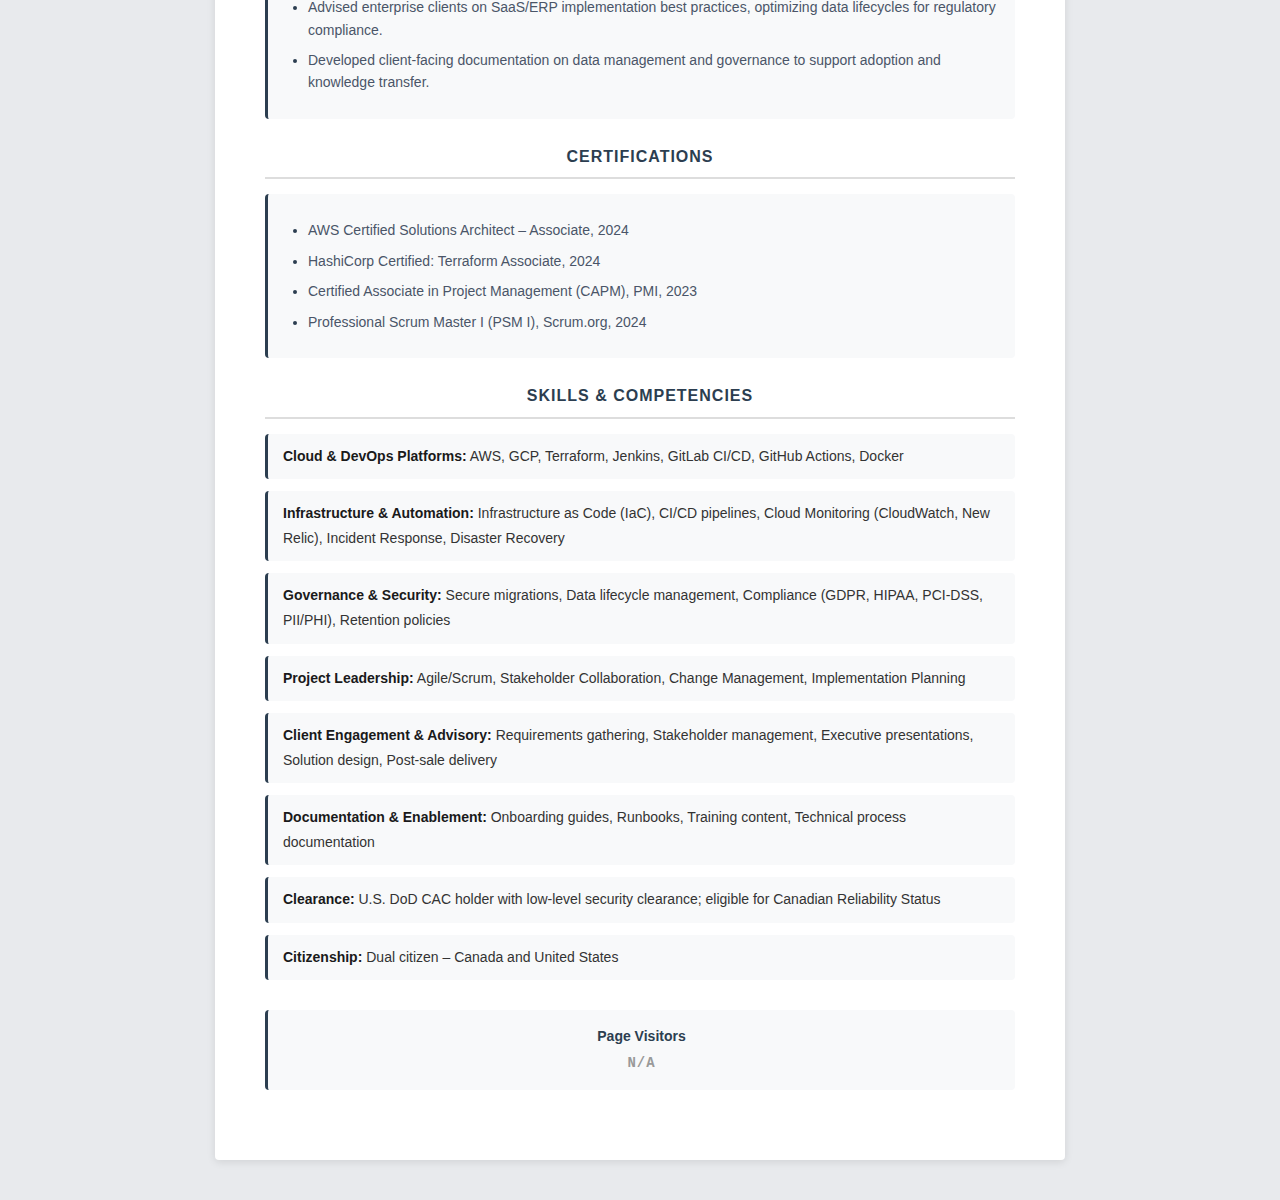
<file: frontend/public/resume.html>
<!DOCTYPE html>
<html lang="en">
<head>
    <meta charset="UTF-8">
    <meta name="viewport" content="width=device-width, initial-scale=1.0">
    <title>Dan Phillips - Resume</title>
    <link rel="stylesheet" href="assets/styles.css">
</head>
<body>
    <nav class="nav-bar">
        <div class="nav-left">
            <a href="index.html">Home</a>
            <a href="/blog">Blog</a>
            <a href="resume.html" class="active">Resume</a>
            <a href="/projects">Projects & Certifications</a>
        </div>
        <div class="nav-right">
            <a href="https://linkedin.com/in/danphillips-cloud" target="_blank" aria-label="LinkedIn">
                <svg width="20" height="20" viewBox="0 0 24 24" fill="currentColor">
                    <path d="M19 0h-14c-2.761 0-5 2.239-5 5v14c0 2.761 2.239 5 5 5h14c2.762 0 5-2.239 5-5v-14c0-2.761-2.238-5-5-5zm-11 19h-3v-11h3v11zm-1.5-12.268c-.966 0-1.75-.79-1.75-1.764s.784-1.764 1.75-1.764 1.75.79 1.75 1.764-.783 1.764-1.75 1.764zm13.5 12.268h-3v-5.604c0-3.368-4-3.113-4 0v5.604h-3v-11h3v1.765c1.396-2.586 7-2.777 7 2.476v6.759z"/>
                </svg>
            </a>
            <a href="https://github.com/danphillips-cloud" target="_blank" aria-label="GitHub">
                <svg width="20" height="20" viewBox="0 0 24 24" fill="currentColor">
                    <path d="M12 0c-6.626 0-12 5.373-12 12 0 5.302 3.438 9.8 8.207 11.387.599.111.793-.261.793-.577v-2.234c-3.338.726-4.033-1.416-4.033-1.416-.546-1.387-1.333-1.756-1.333-1.756-1.089-.745.083-.729.083-.729 1.205.084 1.839 1.237 1.839 1.237 1.07 1.834 2.807 1.304 3.492.997.107-.775.418-1.305.762-1.604-2.665-.305-5.467-1.334-5.467-5.931 0-1.311.469-2.381 1.236-3.221-.124-.303-.535-1.524.117-3.176 0 0 1.008-.322 3.301 1.23.957-.266 1.983-.399 3.003-.404 1.02.005 2.047.138 3.006.404 2.291-1.552 3.297-1.23 3.297-1.23.653 1.653.242 2.874.118 3.176.77.84 1.235 1.911 1.235 3.221 0 4.609-2.807 5.624-5.479 5.921.43.372.823 1.102.823 2.222v3.293c0 .319.192.694.801.576 4.765-1.589 8.199-6.086 8.199-11.386 0-6.627-5.373-12-12-12z"/>
                </svg>
            </a>
        </div>
    </nav>

    <div class="profile-header">
        <div class="profile-image-container">
            <img src="assets/images/Profile_2024.jpg" alt="Dan Phillips" class="profile-image">
</div>
        <div class="profile-info">
            <h1>Dan Phillips</h1>
            <div class="contact">
                <div class="contact-item">
                    <svg width="14" height="14" viewBox="0 0 24 24" fill="none" stroke="currentColor" stroke-width="2">
                        <path d="M21 10c0 7-9 13-9 13s-9-6-9-13a9 9 0 0 1 18 0z"></path>
                        <circle cx="12" cy="10" r="3"></circle>
                    </svg>
                    <span>Waterloo, ON</span>
                </div>
                <div class="contact-item">
                    <svg width="14" height="14" viewBox="0 0 24 24" fill="none" stroke="currentColor" stroke-width="2">
                        <path d="M22 16.92v3a2 2 0 0 1-2.18 2 19.79 19.79 0 0 1-8.63-3.07 19.5 19.5 0 0 1-6-6 19.79 19.79 0 0 1-3.07-8.67A2 2 0 0 1 4.11 2h3a2 2 0 0 1 2 1.72 12.84 12.84 0 0 0 .7 2.81 2 2 0 0 1-.45 2.11L8.09 9.91a16 16 0 0 0 6 6l1.27-1.27a2 2 0 0 1 2.11-.45 12.84 12.84 0 0 0 2.81.7A2 2 0 0 1 22 16.92z"></path>
                    </svg>
                    <a href="tel:15192405772">(519) 240-5772</a>
                </div>
                <div class="contact-item">
                    <svg width="14" height="14" viewBox="0 0 24 24" fill="none" stroke="currentColor" stroke-width="2">
                        <path d="M4 4h16c1.1 0 2 .9 2 2v12c0 1.1-.9 2-2 2H4c-1.1 0-2-.9-2-2V6c0-1.1.9-2 2-2z"></path>
                        <polyline points="22,6 12,13 2,6"></polyline>
                    </svg>
                    <a href="mailto:dan@danphillips.info">dan@danphillips.info</a>
                </div>
                <div class="contact-item">
                    <svg width="14" height="14" viewBox="0 0 24 24" fill="currentColor">
                        <path d="M19 0h-14c-2.761 0-5 2.239-5 5v14c0 2.761 2.239 5 5 5h14c2.762 0 5-2.239 5-5v-14c0-2.761-2.238-5-5-5zm-11 19h-3v-11h3v11zm-1.5-12.268c-.966 0-1.75-.79-1.75-1.764s.784-1.764 1.75-1.764 1.75.79 1.75 1.764-.783 1.764-1.75 1.764zm13.5 12.268h-3v-5.604c0-3.368-4-3.113-4 0v5.604h-3v-11h3v1.765c1.396-2.586 7-2.777 7 2.476v6.759z"/>
                    </svg>
                    <a href="https://www.linkedin.com/in/danphillips-cloud" target="_blank" rel="noopener noreferrer">linkedin.com/in/danphillips-cloud</a>
                </div>
            </div>
        </div>
    </div>

    <h2>Experience</h2>

    <div class="section">
        <div class="header">
            <span>Venuiti Healthcare Inc. (T6 Health Project)</span>
            <span>Waterloo, ON</span>
        </div>
        <div class="subheader">
            <span>DevOps Engineer</span>
            <span>Jan 2025 – Present</span>
        </div>
        <ul>
            <li>Manage AWS infrastructure and CI/CD toolchain across multi-environment ECS deployments.</li>
            <li>Designed, tested, and documented comprehensive disaster recovery policy from the ground up, establishing backup procedures, lifecycle management, and recovery protocols where none previously existed.</li>
            <li>Modernized legacy application stack through systematic upgrades, implemented centralized logging with CloudWatch, and established SNS-based alerting for critical infrastructure and pipeline failures.</li>
            <li>Architected and modified CI/CD pipelines to support evolving deployment requirements, troubleshooting environment issues in collaboration with development and QA teams to maintain service stability.</li>
            <li>Consulted on AWS and GovCloud implementations by creating custom technical architecture diagrams, providing on-site advisory support during installations, and participating in live testing exercises.</li>
            <li>Mentored junior team members and development staff on DevOps best practices, cloud architecture principles, and infrastructure automation.</li>
        </ul>
    </div>

    <div class="section">
        <div class="header">
            <span>Shinydocs</span>
            <span>Kitchener, ON</span>
        </div>
        <div class="subheader">
            <span>Client Engagement Manager</span>
            <span>May 2021 – Sep 2024</span>
        </div>
        <ul>
            <li>Directed enterprise data migration and discovery projects across government, insurance, manufacturing, legal, and energy sectors, managing engagements from post-sale through delivery with teams of 4-5 specialists.</li>
            <li>Led data discovery initiatives for PCI, PII, and PHI compliance, processing environments ranging from 1.5PB enterprise deployments to small office implementations with zero data loss.</li>
            <li>Partnered with C-suite executives, CIOs, and IT leadership to define project requirements, establish success criteria, and ensure alignment between technical solutions and business objectives.</li>
            <li>Reduced client data storage costs by 30% through document management optimization while improving retrieval efficiency for sensitive data across multi-cloud environments.</li>
            <li>Achieved 98% client satisfaction rate by coordinating cross-functional delivery, collaborating with sales on scoping, and working with development teams to align product updates with client timelines.</li>
            <li>Developed and delivered executive workshops and training programs that enhanced solution adoption and drove long-term client engagement.</li>
        </ul>
    </div>

    <div class="section">
        <div class="header">
            <span>OpenText</span>
            <span>Waterloo, ON</span>
        </div>
        <div class="subheader">
            <span>Senior Cloud Systems Administrator</span>
            <span>Oct 2019 – May 2021</span>
        </div>
        <ul>
            <li>Led application updates and administration across cloud-hosted platforms (AWS, GCP), ensuring secure, stable deployments.</li>
            <li>Managed SAP SuccessFactors integrations with a focus on data integrity and compliance.</li>
            <li>Improved system reliability with monitoring tools and streamlined incident workflows.</li>
        </ul>
    </div>

    <div class="section">
        <div class="header">
            <span>OpenText</span>
            <span>Waterloo, ON</span>
        </div>
        <div class="subheader">
            <span>Senior Technical Analyst</span>
            <span>Oct 2012 – Oct 2019</span>
        </div>
        <ul>
            <li>Advised enterprise clients on SaaS/ERP implementation best practices, optimizing data lifecycles for regulatory compliance.</li>
            <li>Developed client-facing documentation on data management and governance to support adoption and knowledge transfer.</li>
        </ul>
    </div>

    <h2>Certifications</h2>
    
    <div class="section">
       <ul>
            <li>AWS Certified Solutions Architect – Associate, 2024</li>
            <li>HashiCorp Certified: Terraform Associate, 2024</li>
            <li>Certified Associate in Project Management (CAPM), PMI, 2023</li>
            <li>Professional Scrum Master I (PSM I), Scrum.org, 2024</li>
        </ul>
    </div>

    <h2>Skills & Competencies</h2>

    <div class="skills"><strong>Cloud & DevOps Platforms:</strong> AWS, GCP, Terraform, Jenkins, GitLab CI/CD, GitHub Actions, Docker</div>
    <div class="skills"><strong>Infrastructure & Automation:</strong> Infrastructure as Code (IaC), CI/CD pipelines, Cloud Monitoring (CloudWatch, New Relic), Incident Response, Disaster Recovery</div>
    <div class="skills"><strong>Governance & Security:</strong> Secure migrations, Data lifecycle management, Compliance (GDPR, HIPAA, PCI-DSS, PII/PHI), Retention policies</div>
    <div class="skills"><strong>Project Leadership:</strong> Agile/Scrum, Stakeholder Collaboration, Change Management, Implementation Planning</div>
    <div class="skills"><strong>Client Engagement & Advisory:</strong> Requirements gathering, Stakeholder management, Executive presentations, Solution design, Post-sale delivery</div>
    <div class="skills"><strong>Documentation & Enablement:</strong> Onboarding guides, Runbooks, Training content, Technical process documentation</div>
    <div class="skills"><strong>Clearance:</strong> U.S. DoD CAC holder with low-level security clearance; eligible for Canadian Reliability Status</div>
    <div class="skills"><strong>Citizenship:</strong> Dual citizen – Canada and United States</div>

    <!-- Visitor Counter -->
    <div class="visitor-counter-container">
        <div class="visitor-counter-label">Page Visitors</div>
        <div id="visitor-count" class="visitor-count">Loading...</div>
    </div>

    <!-- Visitor Counter Script -->
    <script src="assets/visitor-counter.js"></script>
</body>
</html>
</file>
<file: frontend/public/assets/styles.css>
/* Simple CSS Reset for consistency */
* {
    margin: 0;
    padding: 0;
    box-sizing: border-box;
}

/* Navigation bar */
.nav-bar {
    position: fixed;
    top: 0;
    left: 0;
    right: 0;
    background: #1a1a1a;
    padding: 0;
    z-index: 1000;
    box-shadow: 0 2px 4px rgba(0, 0, 0, 0.2);
    display: flex;
    justify-content: space-between;
    align-items: center;
}

.nav-left {
    display: flex;
}

.nav-right {
    display: flex;
    gap: 10px;
    padding-right: 20px;
}

.nav-bar a {
    display: inline-flex;
    align-items: center;
    color: white;
    text-decoration: none;
    padding: 20px 30px;
    font-size: 16px;
    font-weight: 500;
    transition: background 0.3s ease;
}

.nav-bar a:hover {
    background: #2c2c2c;
}

.nav-bar a.active {
    background: #2c2c2c;
}

.nav-right a {
    padding: 20px 15px;
}

.nav-right svg {
    display: block;
}

/* Background - subtle professional gray */
html {
    background: #e8eaed;
    min-height: 100vh;
    padding-top: 60px;
}

/* Base styles - white paper container */
body {
    /* Modern, accessible system font stack */
    font-family: -apple-system, BlinkMacSystemFont, 'Segoe UI', Roboto, 'Helvetica Neue', Arial, sans-serif;
    max-width: 850px;
    margin: 40px auto;
    padding: 50px;
    line-height: 1.6;
    background: white;
    box-shadow: 0 2px 8px rgba(0, 0, 0, 0.1);
    border-radius: 4px;
    color: #333;
}

/* Profile Header */
.profile-header {
    display: flex;
    align-items: center;
    gap: 30px;
    margin-bottom: 30px;
    padding-bottom: 20px;
    border-bottom: 2px solid #ddd;
}

.profile-image-container {
    flex-shrink: 0;
}

.profile-image {
    width: 160px;
    height: 160px;
    border-radius: 50%;
    object-fit: cover;
    border: 4px solid #2c3e50;
    box-shadow: 0 4px 6px rgba(0, 0, 0, 0.1);
}

.profile-info {
    flex: 1;
    min-width: 0;
}

/* Headings */
h1 {
    text-align: left;
    font-size: 28px;
    color: #1a1a1a;
    font-weight: 700;
    margin-bottom: 10px;
    letter-spacing: -0.5px;
}

h2 {
    font-size: 16px;
    text-align: center;
    border-bottom: 2px solid #ddd;
    margin: 20px 0 15px;
    padding-bottom: 8px;
    color: #2c3e50;
    font-weight: 600;
    text-transform: uppercase;
    letter-spacing: 1px;
}

/* Contact info */
.contact {
    display: flex;
    flex-wrap: wrap;
    gap: 16px 24px;
    margin-top: 12px;
}

.contact-item {
    display: flex;
    align-items: center;
    gap: 8px;
    font-size: 14px;
    color: #555;
    transition: all 0.2s ease;
}

.contact-item svg {
    flex-shrink: 0;
    color: #2c3e50;
    transition: color 0.2s ease;
}

.contact-item a {
    color: #2c3e50;
    text-decoration: none;
    font-weight: 500;
    transition: all 0.2s ease;
    border-bottom: 1px solid transparent;
}

.contact-item a:hover {
    color: #1a73e8;
    border-bottom-color: #1a73e8;
}

.contact-item:hover svg {
    color: #1a73e8;
    transform: scale(1.1);
}

/* Sections */
.section {
    margin-bottom: 25px;
    padding: 15px;
    background: #f8f9fa;
    border-radius: 4px;
    border-left: 3px solid #2c3e50;
}

.header {
    display: flex;
    justify-content: space-between;
    font-weight: 700;
    margin-bottom: 8px;
    color: #1a1a1a;
    font-size: 15px;
}

.subheader {
    display: flex;
    justify-content: space-between;
    font-size: 14px;
    margin-bottom: 12px;
    color: #666;
    font-style: italic;
}

/* Lists */
ul {
    margin: 10px 0;
    padding-left: 25px;
}

li {
    margin-bottom: 8px;
    font-size: 14px;
    color: #4a5568;
    line-height: 1.6;
}

li::marker {
    color: #2c3e50;
}

/* Skills */
.skills {
    font-size: 14px;
    margin-bottom: 12px;
    padding: 10px 15px;
    background: #f8f9fa;
    border-radius: 4px;
    border-left: 3px solid #2c3e50;
    line-height: 1.8;
}

.skills strong {
    color: #1a1a1a;
}

/* Visitor Counter */
.visitor-counter-container {
    text-align: center;
    margin: 30px 0 20px;
    padding: 15px;
    background: #f8f9fa;
    border-radius: 4px;
    border-left: 3px solid #2c3e50;
    font-size: 14px;
    color: #555;
}

.visitor-counter-label {
    font-weight: 600;
    color: #2c3e50;
    margin-bottom: 5px;
}

.visitor-count {
    font-size: 20px;
    font-weight: 700;
    color: #1a1a1a;
    font-family: 'Courier New', monospace;
    letter-spacing: 1px;
}

/* Counter states */
.visitor-count.counter-loading {
    color: #666;
    font-style: italic;
    font-size: 14px;
}

.visitor-count.counter-error {
    color: #999;
    font-size: 14px;
}

.visitor-count.counter-placeholder {
    color: #ccc;
}

.visitor-count.counter-loaded {
    animation: fadeIn 0.5s ease-in;
}

@keyframes fadeIn {
    from {
        opacity: 0;
    }
    to {
        opacity: 1;
    }
}

/* Responsive design for tablets and mobile devices */

/* Tablet breakpoint (768px and below) */
@media (max-width: 768px) {
    /* Adjust page background for smaller screens */
    html {
        padding-top: 60px;
    }

    /* Profile header adjustments */
    .profile-header {
        gap: 20px;
        margin-bottom: 25px;
        padding-bottom: 15px;
    }

    .profile-image {
        width: 120px;
        height: 120px;
        border-width: 3px;
    }

    /* Navigation improvements for tablet */
    .nav-bar {
        flex-wrap: wrap;
    }

    .nav-left {
        flex: 1;
        justify-content: flex-start;
    }

    .nav-bar a {
        padding: 16px 20px;
        font-size: 14px;
    }

    .nav-right {
        padding-right: 15px;
        gap: 8px;
    }

    .nav-right a {
        padding: 16px 12px;
    }

    /* Body container adjustments */
    body {
        margin: 20px;
        padding: 35px 30px;
        border-radius: 8px;
    }

    /* Typography scaling */
    h1 {
        font-size: 24px;
        margin-bottom: 8px;
    }

    h2 {
        font-size: 15px;
        margin: 25px 0 12px;
    }

    /* Contact info wrapping */
    .contact {
        gap: 12px 16px;
    }

    .contact-item {
        font-size: 13px;
    }

    /* Section adjustments */
    .section {
        padding: 12px 14px;
        margin-bottom: 20px;
    }

    /* Stack header and subheader content vertically */
    .header,
    .subheader {
        flex-direction: column;
        gap: 4px;
        align-items: flex-start;
    }

    .header span:last-child,
    .subheader span:last-child {
        font-size: 13px;
        opacity: 0.9;
    }

    /* List adjustments */
    ul {
        padding-left: 20px;
    }

    li {
        font-size: 13px;
        margin-bottom: 10px;
        line-height: 1.6;
    }

    /* Skills section */
    .skills {
        font-size: 13px;
        padding: 10px 12px;
        margin-bottom: 10px;
        line-height: 1.7;
    }

    /* Visitor counter */
    .visitor-counter-container {
        margin: 25px 0 15px;
        padding: 12px;
    }

    .visitor-count {
        font-size: 18px;
    }
}

/* Mobile breakpoint (480px and below) */
@media (max-width: 480px) {
    /* Reduce overall padding for small screens */
    html {
        padding-top: 60px;
    }

    /* Profile header - stack vertically on mobile */
    .profile-header {
        flex-direction: column;
        align-items: center;
        gap: 15px;
        margin-bottom: 20px;
        padding-bottom: 15px;
        text-align: center;
    }

    .profile-image {
        width: 100px;
        height: 100px;
        border-width: 3px;
    }

    .profile-info h1 {
        text-align: center;
    }

    .contact {
        flex-direction: column;
        align-items: center;
        gap: 10px;
    }

    .contact-item {
        font-size: 12px;
    }

    /* Compact navigation for mobile */
    .nav-bar {
        flex-direction: column;
        align-items: stretch;
    }

    .nav-left {
        display: grid;
        grid-template-columns: 1fr 1fr;
        width: 100%;
    }

    .nav-bar a {
        padding: 14px 12px;
        font-size: 13px;
        text-align: center;
        justify-content: center;
    }

    .nav-right {
        justify-content: center;
        padding: 10px 0;
        gap: 15px;
        border-top: 1px solid #2c2c2c;
    }

    .nav-right a {
        padding: 10px 15px;
    }

    /* Minimal body margins */
    body {
        margin: 10px;
        padding: 25px 20px;
        border-radius: 6px;
    }

    /* Compact typography */
    h1 {
        font-size: 22px;
        margin-bottom: 8px;
        letter-spacing: -0.3px;
    }

    h2 {
        font-size: 14px;
        margin: 20px 0 10px;
        letter-spacing: 0.5px;
    }

    /* Contact info - stack vertically on very small screens */
    .contact {
        gap: 8px;
        margin-bottom: 20px;
    }

    .contact-item {
        font-size: 11px;
    }

    .contact-item svg {
        width: 12px;
        height: 12px;
    }

    /* Compact sections */
    .section {
        padding: 10px 12px;
        margin-bottom: 18px;
    }

    .header {
        font-size: 14px;
        margin-bottom: 6px;
    }

    .subheader {
        font-size: 13px;
        margin-bottom: 10px;
    }

    /* Tighter list spacing */
    ul {
        padding-left: 18px;
        margin: 8px 0;
    }

    li {
        font-size: 12px;
        margin-bottom: 8px;
        line-height: 1.5;
    }

    /* Compact skills */
    .skills {
        font-size: 12px;
        padding: 8px 10px;
        margin-bottom: 8px;
        line-height: 1.6;
    }

    /* Visitor counter compact */
    .visitor-counter-container {
        margin: 20px 0 10px;
        padding: 10px;
    }

    .visitor-counter-label {
        font-size: 12px;
    }

    .visitor-count {
        font-size: 16px;
    }
}

/* Extra small devices (360px and below) */
@media (max-width: 360px) {
    body {
        margin: 8px;
        padding: 20px 15px;
    }

    h1 {
        font-size: 20px;
    }

    h2 {
        font-size: 13px;
    }

    .nav-bar a {
        padding: 12px 10px;
        font-size: 12px;
    }

    .section {
        padding: 8px 10px;
    }

    li {
        font-size: 11px;
    }

    .skills {
        font-size: 11px;
    }
}

/* Landscape orientation adjustments for mobile devices */
@media (max-height: 500px) and (orientation: landscape) {
    html {
        padding-top: 50px;
    }

    .nav-bar a {
        padding: 12px 15px;
    }

    body {
        margin: 15px;
        padding: 20px;
    }

    h1 {
        font-size: 20px;
    }

    h2 {
        font-size: 13px;
        margin: 15px 0 10px;
    }

    .section {
        margin-bottom: 15px;
    }
}
</file>
